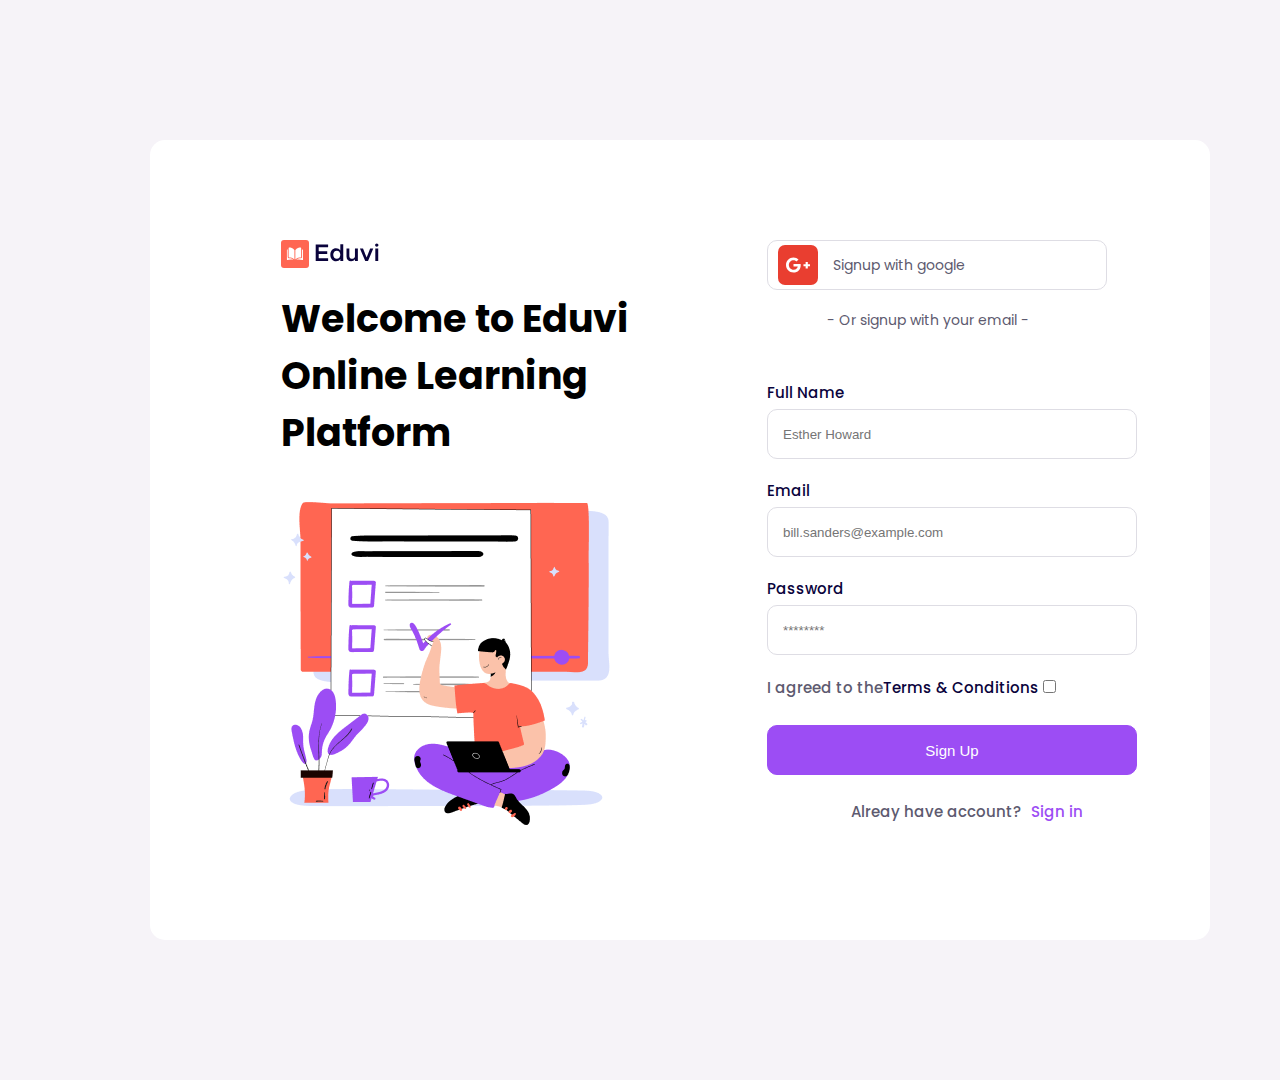
<file: signin.html>
<!DOCTYPE html>
<html lang="en">

<head>
    <meta charset="UTF-8">
    <meta http-equiv="X-UA-Compatible" content="IE=edge">
    <meta name="viewport" content="width=device-width, initial-scale=1.0">
    <title>Sign UP</title>
    <link rel="stylesheet" href="assets/style/main.css">
    <link rel="stylesheet" href="assets/style/signin.css">
    <link rel="stylesheet" href="https://cdnjs.cloudflare.com/ajax/libs/font-awesome/6.2.0/css/all.min.css"
        integrity="sha512-xh6O/CkQoPOWDdYTDqeRdPCVd1SpvCA9XXcUnZS2FmJNp1coAFzvtCN9BmamE+4aHK8yyUHUSCcJHgXloTyT2A=="
        crossorigin="anonymous" referrerpolicy="no-referrer" />
</head>

<body>
    <div class="container">
        <div class="signup-box">
            <div class="signup-info">
                <img src="assets/image/site-logo.svg" alt="site logo">
                <h2 class="signup-info-title">Welcome to
                    Eduvi Online
                    Learning Platform</h2>
                <img src="assets/image/signup-image.png" alt="image">
            </div>
            <div class="signup-reg">
                <a href="https://accounts.google.com/o/oauth2/auth/oauthchooseaccount?response_type=code&client_id=895661402949-4lcn3k6ig12fl75qu0r47nrk1lhknkmn.apps.googleusercontent.com&redirect_uri=https%3A%2F%2Freact-auth-a8302.firebaseapp.com%2F__%2Fauth%2Fhandler&state=[base64]&scope=openid%20https%3A%2F%2Fwww.googleapis.com%2Fauth%2Fuserinfo.email%20profile&context_uri=https%3A%2F%2Feduvi.netlify.app&service=lso&o2v=1&flowName=GeneralOAuthFlow"
                    class="with-google">
                    <img src="assets/image/google.svg" alt="" class="google-icon">
                    <p class="google-text">Signup with google</p>
                </a>
                <p class="google-text email">- Or signup with your email -</p>
                <form action="" class="signup-form">
                    <label for="name" class="label">Full Name</label>
                    <input type="text" id="name" placeholder="Esther Howard" class="label-input">
                    <label for="email" class="label">Email</label>
                    <input type="email" id="email" placeholder="bill.sanders@example.com" class="label-input">
                    <label for="password" class="label">Password</label>
                    <input type="password" id="password" placeholder="********" class="label-input"><br>
                    <label for="checkbox" class="checkbox-signup"><span class="checkbox-span">I agreed to
                            the</span>Terms & Conditions</label>
                    <input type="checkbox" name="" id="checkbox" class="checkbox">

                    <button type="submit" class="signup-btn">Sign Up</button>

                    <p class="form-bottom-text">Alreay have account?<span><a href="#" class="form-bottom-link">Sign
                                in</a></span></p>
                </form>
            </div>
        </div>
    </div>
</body>

</html>
</file>
<file: assets/style/main.css>
@import url('https://fonts.googleapis.com/css2?family=Poppins:wght@300;400;500;600;700;800;900&display=swap');
@import url('https://fonts.googleapis.com/css2?family=Inter:wght@400;500;600&display=swap');

* {
    margin: 0;
    padding: 0;
    box-sizing: border-box;
}

body {
    background: #f6f3f8;
    font-family: 'Poppins', sans-serif;
}

.container {
    width: 1280px;
    margin: 0 auto;
    background: #f6f3f8;
}

.site_header {
    display: flex;
    justify-content: space-between;
    align-items: center;
    padding: 30px;
}

.header-list {
    display: flex;
}

.header-list-item {
    padding-left: 45px;
}

.header-list-link {
    text-decoration: none;
    font-size: 16px;
    color: #0A033C;
    line-height: 16px;
    font-style: normal;
    font-weight: 500;
}

.header-list-link:active {
    color: rgba(156, 77, 244, 1);
}

.site-header-profil {
    display: flex;
    align-items: center;
}

.header-profil-link {
    display: flex;
    align-items: center;
}

.header-profil-link:nth-child(2) {
    margin-left: 35px;
}

.header-profil-image {
    margin-left: 12px;
}

.main {
    padding: 30px;
    display: flex;
    justify-content: space-around;
    margin-bottom: 100px;
}

.main-learing {
    margin-top: 130px;
    display: flex;
    align-items: center;
    justify-content: center;
    width: 239px;
    height: 50px;
    background: #FFFFFF;
    border-radius: 10px;
    margin-bottom: 15px;
}

.main-learing-text {
    font-style: normal;
    font-weight: 500;
    font-size: 20px;
    line-height: 20px;
    color: #FF6652;
}

.main-info-title {
    font-style: normal;
    font-weight: 700;
    font-size: 57px;
    line-height: 75px;
    margin-bottom: 30px;
}

.main-info-paragraph {
    font-size: 16px;
    font-weight: 400;
    line-height: 30px;
    color: #5D5A6F;
    margin-bottom: 40px;
}

.form-search {
    display: flex;
    justify-content: space-around;
    padding-top: 11px;
}

.header-form {
    width: 600px;
    height: 60px;
    background: #FFFFFF;
    border-radius: 10px;
}

.header-form-search {
    width: 250px;
    padding: 10px;
    border-top: none;
    border-bottom: none;
    border-right: none;
    border-color: #DADADA;
}

.header-form-sel {
    width: 120px;
    height: 40px;
    border: none;
}

.header-form-btn {
    width: 130px;
    height: 40px;
    padding: 10px;
    background: #9C4DF4;
    border-radius: 5px;
    border: none;
    color: #FFFFFF;
    font-size: 14px;
    text-align: center;
    font-family: 'Inter', sans-serif;
    font-weight: 500;
    cursor: pointer;
}

.lesson-info {
    margin: 0 auto;
    display: flex;
    align-items: center;
    flex-direction: column;
    margin-bottom: 140px;
}

.lesson-title {
    width: 452px;
    font-weight: 700;
    font-size: 35px;
    line-height: 40px;
    color: #0A033C;
    margin-bottom: 20px;
}

.lesson-info {
    width: 730px;
    font-weight: 400;
    font-size: 14px;
    line-height: 28px;
    text-align: center;
    color: #5D5A6F;
    margin-bottom: 30px;
}

.lesson-btn {
    width: 150px;
    height: 50px;
    background: #9C4DF4;
    border: #9C4DF4;
    border-radius: 5px;
    font-family: 'Inter', sans-serif;
    font-weight: 500;
    color: #FFFFFF;
    cursor: pointer;
    transition: 0.5s;
}

.video-lesson-image {
    width: 1200px;
    height: 700px;
    margin-left: 50px;
    position: relative;
}

.classes {
    width: 1100px;
    margin: 0 auto;
    display: flex;
    align-items: center;
    justify-content: space-around;
    margin-top: -50px;
    position: relative;
    margin-bottom: 40px;
}

.audio-clas,
.live-clas,
.play-clas {
    position: relative;
    margin-top: -70px;
    width: 333px;
    height: 100px;
    background: #FFFFFF;
    border-radius: 10px;
    display: flex;
    align-items: center;
}

.audio-clas-title,
.live-clas-title,
.play-clas-title {
    margin-left: 20px;
    font-weight: 600;
    font-size: 22px;
    color: #0A033C;
}

.lesson-st:nth-child(2) {
    background: #FF6652;
    transition: 0.5s;
}

.lesson-st:nth-child(1),
.lesson-st:nth-child(3) {
    background: #ffff;
    color: #0A033C;
    transition: 0.5s;
}

.lesson-st {
    margin: 15px;
}

.lesson-st:hover,
.lesson-btn:hover {
    transform: scale(1.1);
}

.course-school {
    display: flex;
    flex-wrap: wrap;
    justify-content: space-between;
}

.course-card {
    width: 290px;
    height: 335px;
    border-radius: 15px;
    background: #ffff;
    margin-bottom: 40px;
}

.course-card-image {
    margin-top: 30px;
    margin-left: 120px;
    margin-bottom: 20px;
}

.course-card-title {
    font-size: 22px;
    font-weight: 600;
    color: #0A033C;
    margin-left: 60px;
    margin-bottom: 15px;
}

.course-card-info {
    width: 260px;
    font-size: 15px;
    font-weight: 400;
    color: #5D5A6F;
    text-align: center;
    line-height: 30px;
    margin-left: 15px;
    margin-bottom: 25px;
}

.course-card-btn {
    width: 162px;
    height: 44px;
    background: #ffff;
    border-color: #9C4DF4;
    border-radius: 5px;
    font-family: 'Inter', sans-serif;
    font-size: 16px;
    color: #9C4DF4;
    margin-left: 64px;
    margin-bottom: 30px;
    cursor: pointer;
    transition: 0.5s;
}

.course-card-btn:hover {
    transform: scale(1.1);
    background: #9C4DF4;
    color: #ffff;
}

.course-btn {
    width: 202px;
    margin-bottom: 100px;
    margin-left: 545px;
}

.level-collage {
    width: 1280px;
    height: 665px;
    background: #EDE9F2;
    background-image: url('/assets/image/join-course-pic.png');
    background-repeat: no-repeat;
    border-radius: 20px;
    margin-bottom: 150px;
}

.collage-level {
    position: relative;
    width: 170px;
    height: 50px;
    border-radius: 10px;
    background: #E4E2F4;
    margin-left: 70px;
    top: 110px;
    margin-bottom: 15px;
}

.collage-level p {
    text-align: center;
    padding-top: 12px;
    font-size: 18px;
    color: #9C4DF4;
}

.level-collage-title {
    width: 457px;
    font-size: 40px;
    margin-top: 148px;
    margin-left: 70px;
    font-weight: 700;
    color: #0A033C;
    line-height: 55px;
    margin-bottom: 20px;
}

.level-collage-info {
    width: 490px;
    margin-left: 70px;
    font-size: 15px;
    color: #5D5A6F;
    line-height: 30px;
    font-weight: 400;
    margin-bottom: 40px;
}

.level-collage-btn {
    width: 185px;
    margin-left: 70px;
}

.mentor {
    display: flex;
    align-items: center;
    justify-content: space-around;
    margin-bottom: 120px;
}

.mentor-info-title {
    width: 435px;
    font-size: 40px;
    font-weight: 700;
    color: #0A033C;
    line-height: 55px;
    margin-bottom: 20px;
}

.mentor-info-pa {
    width: 500px;
    font-weight: 400;
    font-size: 15px;
    color: #5D5A6F;
    line-height: 30px;
    margin-bottom: 40px;
}

.mentor-info-btn {
    width: 204px;
}

.subscrib-bg {
    width: 1280px;
    height: 420px;
    background: #0A033C;
    background-image: url('/assets/image/subscrib-bg.svg');
    background-repeat: no-repeat;
    background-position: center;
    border-radius: 20px;
    margin-bottom: 80px;
}

.subscrib {
    position: absolute;
    margin-left: 350px;
    margin-top: 80px;
    display: flex;
    flex-direction: column;
    align-items: center;
}

.subscrib-title {
    width: 576px;
    font-size: 40px;
    line-height: 55px;
    font-weight: 700;
    color: #ffff;
    text-align: center;
    margin-bottom: 20px;
}

.subscrib-info {
    width: 493px;
    font-size: 15px;
    color: rgba(255, 255, 255, 0.7);
    margin-bottom: 40px;
}

.input-box {
    width: 509px;
    margin: 0 auto;
    background: #fff;
    display: flex;
    align-items: center;
    justify-content: space-around;
    border-radius: 4px;
    background: #3a3562;
}

.input {
    width: 367px;
    height: 60px;
    padding: 20px;
    border: none;
    background: #3a3562;
}

.input-button {
    width: 115px;
    height: 55px;
    background: rgba(156, 77, 244, 1);
    border-radius: 4px;
    border: none;
    cursor: pointer;
    color: #fff;
    transition: 0.5s;
}

.eduvi-footer {
    width: 1278px;
    margin: 0 auto;
    display: flex;
    justify-content: space-between;
    margin-bottom: 50px;
}

.footer-logo {
    width: 170px;
    display: flex;
    align-items: center;
    justify-content: space-between;
    margin-bottom: 40px;
}

.footer-site-info {
    width: 170px;
    font-size: 15px;
    color: rgba(93, 90, 111, 1);
    font-weight: 400;
    margin-bottom: 15px;
}

.footer-box {
    width: 220px;
    margin-left: 90px;
}

.footer-box:nth-child(5) {
    width: 100px;
}

.footer-box-heding {
    font-size: 20px;
    font-weight: 600;
    margin-bottom: 20px;
    color: rgba(10, 3, 60, 1);
}

.footer-box-link {
    font-size: 15px;
    text-decoration: none;
    display: flex;
    align-items: center;
    margin-bottom: 16px;
    color: #444444;
}

@media (max-width:992px) {
    .container {
        width: 980px;
        margin: 0 auto;
    }

    .site-logo a img {
        width: 114px;
        height: 30px;
    }

    .site-header-link {
        display: none;
    }

    .main-info {
        margin-left: 20px;
    }

    .main-learing {
        width: 190px;
    }

    .main-learing-text {
        font-size: 15px;
    }

    .main-info-title {
        width: 420px;
        font-size: 40px;
        line-height: 50px;
        margin-bottom: 25px;
    }

    .main-info-paragraph {
        width: 481px;
        font-size: 13px;
        line-height: 28px;
    }

    .main-img {
        width: 428px;
        height: auto;
    }

    .header-form {
        width: 539px;
    }

    .header-form-btn {
        width: 127px;
    }

    .lesson-title {
        width: 432px;
        font-size: 33px;
    }

    .lesson-info {
        width: 703px;
        font-size: 13px;
    }

    .video-lesson-image {
        width: 864px;
        height: 488px;
    }

    .video-lesson {
        width: 864px;
        margin: 0 auto;
    }

    .classes {
        width: 900px;
        margin-bottom: 100px;
    }

    .audio-clas,
    .live-clas,
    .play-clas {
        width: 241px;
        height: 84px;
        margin-top: -50px;
    }

    .classes-image {
        width: 44px;
        height: 44px;
    }

    .audio-clas-title,
    .live-clas-title,
    .play-clas-title {
        font-size: 17px;
    }

    .course-title-ipad {
        width: 512px;
    }

    .course-school {
        justify-content: space-evenly;
    }

    .course-btn {
        margin-left: 390px;
    }

    .level-collage {
        width: 944px;
        height: 664px;
        background-position: center;
        margin: 0 auto;
        margin-bottom: 100px;
    }

    .collage-level {
        width: 160px;
    }

    .level-collage-title {
        width: 355px;
        font-size: 32px;
    }

    .level-collage-info {
        width: 416px;
        font-size: 13px;
    }

    .level-collage-btn {
        margin-bottom: 100px;
    }

    .mentor-pic {
        width: 397px;
    }

    .mentor-info-title {
        width: 338px;
        font-size: 33px;
    }

    .mentor-info-pa {
        width: 338px;
        font-size: 13px;
    }

    .subscrib {
        margin-left: 208px;
    }

    .subscrib-bg {
        width: 944px;
        background-image: url('/assets/image/subscrib-bg-ipad.svg');
        background-repeat: no-repeat;
        background-position: center;
        margin: 0 auto;
        margin-bottom: 100px;
    }

    .subscrib-title {
        width: 448px;
        font-size: 33px;
    }

    .eduvi-footer {
        width: 980px;
        justify-content: space-around;
    }

    .footer-logo {
        width: 140px;
    }

    .footer-box {
        width: 190px;
        margin-left: 0;
    }

    .footer-box-heding {
        font-size: 18px;
    }

    .footer-box-link {
        font-size: 14px;
    }
}

@media (max-width:768px) {
    .container {
        width: 760px;
        margin: 0 auto;
    }

    .site-logo a img {
        width: 114px;
        height: 30px;
    }

    .site-header-link {
        display: none;
    }

    .main-info {
        width: 300px;
        margin-left: 20px;
        margin-top: -10px;
    }

    .main-learing {
        width: 170px;
        margin-top: 20px;
    }

    .main-learing-text {
        font-size: 14px;
    }

    .main-learing-text {
        font-size: 15px;
    }

    .main-info-title {
        width: 380px;
        font-size: 35px;
        line-height: 50px;
        margin-bottom: 25px;
    }

    .main-info-paragraph {
        width: 380px;
        font-size: 11px;
        line-height: 28px;
    }

    .main-img {
        width: 385px;
        height: auto;
    }

    .header-form {
        width: 490px;
        margin-top: 50px;
    }

    .header-form-sel {
        width: 100px;
        font-size: 14px;
    }

    .header-form-btn {
        width: 120px;
    }

    .lesson-title {
        width: 420px;
        font-size: 33px;
    }

    .lesson-info {
        width: 690px;
        font-size: 13px;
    }

    .video-lesson-image {
        width: 760px;
        height: 488px;
        margin-left: 0;
    }

    .video-lesson {
        width: 760px;
        margin: 0 auto;
        margin-left: 0;
    }

    .classes {
        width: 700px;
        margin-bottom: 100px;
    }

    .audio-clas,
    .live-clas,
    .play-clas {
        width: 210px;
        height: 84px;
        margin-top: -50px;
    }

    .classes-image {
        width: 40px;
        height: 40px;
    }

    .audio-clas-title,
    .live-clas-title,
    .play-clas-title {
        font-size: 17px;
    }

    .course-title-ipad {
        width: 512px;
    }

    .course-school {
        justify-content: space-evenly;
    }

    .course-btn {
        margin-left: 275px;
    }

    .level-collage {
        width: 744px;
        height: 664px;
        background-position: center;
        margin: 0 auto;
        margin-bottom: 100px;
    }

    .collage-level {
        width: 160px;
        margin-left: 50px;
    }

    .level-collage-title {
        width: 355px;
        font-size: 32px;
        margin-left: 50px;
    }

    .level-collage-info {
        width: 416px;
        font-size: 13px;
        margin-left: 50px;
    }

    .level-collage-btn {
        margin-bottom: 100px;
        margin-left: 50px;
    }

    .mentor-pic {
        width: 377px;
    }

    .mentor-info-title {
        width: 318px;
        font-size: 30px;
    }

    .mentor-info-pa {
        width: 318px;
        font-size: 13px;
    }

    .subscrib {
        margin-left: 130px;
    }

    .subscrib-bg {
        width: 750px;
        background-size: 700px 370px;
    }

    .subscrib-title {
        width: 428px;
        font-size: 30px;
    }

    .eduvi-footer {
        width: 760px;
        justify-content: space-around;
    }

    .footer-logo {
        width: 140px;
    }

    .footer-box {
        width: 120px;
        margin-left: 0;
    }

    .footer-box-heding {
        font-size: 18px;
    }

    .footer-box-link {
        font-size: 14px;
    }
}

@media (max-width:375px) {
    .container {
        width: 365px;
    }

    .site-header-profil {
        display: none;
    }

    .main {
        flex-direction: column;
        padding: 0;
    }

    .main-info {
        margin-bottom: 130px;
    }

    .main-info-title {
        width: 299px;
        font-size: 30px;
    }

    .main-info-paragraph {
        width: 333px;
        font-size: 14px;
    }

    .form-search {
        width: 370px;
        flex-direction: column;
    }

    .header-form {
        width: 370px;
        background: #f6f3f8;
    }

    .header-form-sel {
        width: 335px;
        margin-bottom: 12px;
        border-radius: 5px;
        padding: 5px;
    }

    .header-form-search {
        width: 335px;
        margin-bottom: 12px;
        border-radius: 5px;
        border-left: none;
    }

    .header-form-btn {
        width: 335px;
    }

    .main-img {
        width: 323px;
        height: 339px;
        margin: 0 auto;
    }

    .lesson-info {
        width: 360px;
    }

    .lesson-title {
        width: 325px;
        font-size: 30px;
    }

    .lesson-info {
        width: 340px;
        font-size: 14px;
    }

    .video-lesson {
        width: 360px;
    }

    .video-lesson-image {
        width: 335px;
        height: 250px;
        margin-bottom: 20px;
    }

    .classes {
        width: 360px;
        margin-top: 0;
        flex-wrap: wrap;
    }

    .audio-clas,
    .live-clas,
    .play-clas {
        width: 170px;
        height: 40px;
        margin-top: 0;
        margin-bottom: 15px;
    }

    .classes-image {
        width: 24px;
        height: 24px;
    }

    .audio-clas-title,
    .live-clas-title,
    .play-clas-title {
        font-size: 11px;
    }

    .lesson-level {
        display: flex;
    }

    .lesson-st {
        width: 110px;
        margin: 5px;
        font-size: 12px;
    }

    .course-btn {
        margin-left: 80px;
    }

    .level-collage {
        width: 333px;
        height: 800px;
        background-image: url('/assets/image/subscrib-bg-mobile');
        background-repeat: no-repeat;
        background-size: cover;
    }

    .collage-level {
        width: 120px;
        height: 44px;
        top: 30px;
        margin-left: 20px;
        margin-bottom: 0;
    }


    .collage-level p {
        font-size: 12px;
    }

    .level-collage-title {
        width: 284px;
        font-size: 26px;
        line-height: 32px;
        margin-left: 20px;
        margin-top: 70px;
    }

    .level-collage-info {
        width: 293px;
        font-size: 14px;
        line-height: 24px;
        margin-left: 20px;
        margin-bottom: 25px;
    }

    .level-collage-btn {
        width: 150px;
        font-size: 12px;
        margin-left: 20px;
    }

    .mentor {
        flex-direction: column;
    }

    .mentor-pic {
        width: 316px;
        height: 316px;
        margin-bottom: 30px;
    }

    .subscrib-bg {
        width: 360px;
        height: 509px;
        background-image: none;
    }

    .subscrib {
        width: 360px;
        margin-left: 0;
    }

    .subscrib-title {
        width: 295px;
        font-size: 30px;
    }

    .subscrib-info {
        width: 295px;
        font-size: 14px;
        text-align: center;
    }

    .input-box {
        width: 360px;
        flex-direction: column;
        background: none;
    }

    .input,
    .input-button {
        width: 275px;
        border-radius: 10px;
        margin-bottom: 20px;
    }

    .eduvi-footer {
        width: 360px;
        flex-direction: column;
        margin-left: 20px;
    }

    .footer-box {
        width: 200px;
    }
}
</file>
<file: assets/style/signin.css>
.signup-box {
    width: 1060px;
    height: 800px;
    background: #ffff;
    border-radius: 15px;
    margin-top: 140px;
    margin-left: 150px;
    margin-bottom: 140px;
}

.signup-box {
    display: flex;
    justify-content: space-around;
}

.signup-info {
    width: 400px;
    margin-top: 100px;
    margin-left: 88px;
}

.signup-info-title {
    width: 355px;
    font-size: 38px;
    font-weight: 700;
    margin-top: 15px;
    margin-bottom: 35px;
}

.signup-reg {
    width: 400px;
    margin-top: 100px;
}

.with-google {
    text-decoration: none;
    width: 340px;
    height: 50px;
    border: 1px solid rgba(222, 221, 228, 1);
    border-radius: 10px;
    display: flex;
    align-items: center;
    cursor: pointer;
    margin-bottom: 20px;
}

.google-icon {
    margin-left: 10px;
}

.google-text {
    font-size: 14px;
    font-weight: 400;
    color: rgba(93, 90, 111, 1);
    margin-left: 15px;
}

.email {
    margin-left: 60px;
    margin-bottom: 20px;
}

.signup-form {
    margin-top: 50px;
}

.label {
    display: block;
    margin-bottom: 5px;
    font-weight: 500;
    font-size: 15px;
    color: rgba(10, 3, 60, 1);
}

.checkbox-signup {
    font-weight: 500;
    font-size: 15px;
    color: rgba(10, 3, 60, 1);
    margin-bottom: 25px;
}

.label-input {
    width: 370px;
    height: 50px;
    border-radius: 10px;
    padding: 15px;
    color: rgba(93, 90, 111, 1);
    border: 1px solid rgba(222, 221, 228, 1);
    margin-bottom: 20px;
}

.label-input:active {
    border: 2px solid rgba(222, 221, 228, 1);
}

.checkbox-span {
    color: rgba(93, 90, 111, 1);
}

.signup-btn {
    display: block;
    margin-top: 25px;
    width: 370px;
    height: 50px;
    background: rgba(156, 77, 244, 1);
    border: 1px solid rgba(156, 77, 244, 1);
    border-radius: 10px;
    color: #ffff;
    font-size: 15px;
    font-weight: 500;
    margin-bottom: 25px;
}

.form-bottom-text {
    text-align: center;
    font-size: 15px;
    font-weight: 500;
    color: rgba(93, 90, 111, 1);
}

.form-bottom-link {
    text-decoration: none;
    margin-left: 10px;
    color: rgba(156, 77, 244, 1);
}
</file>
